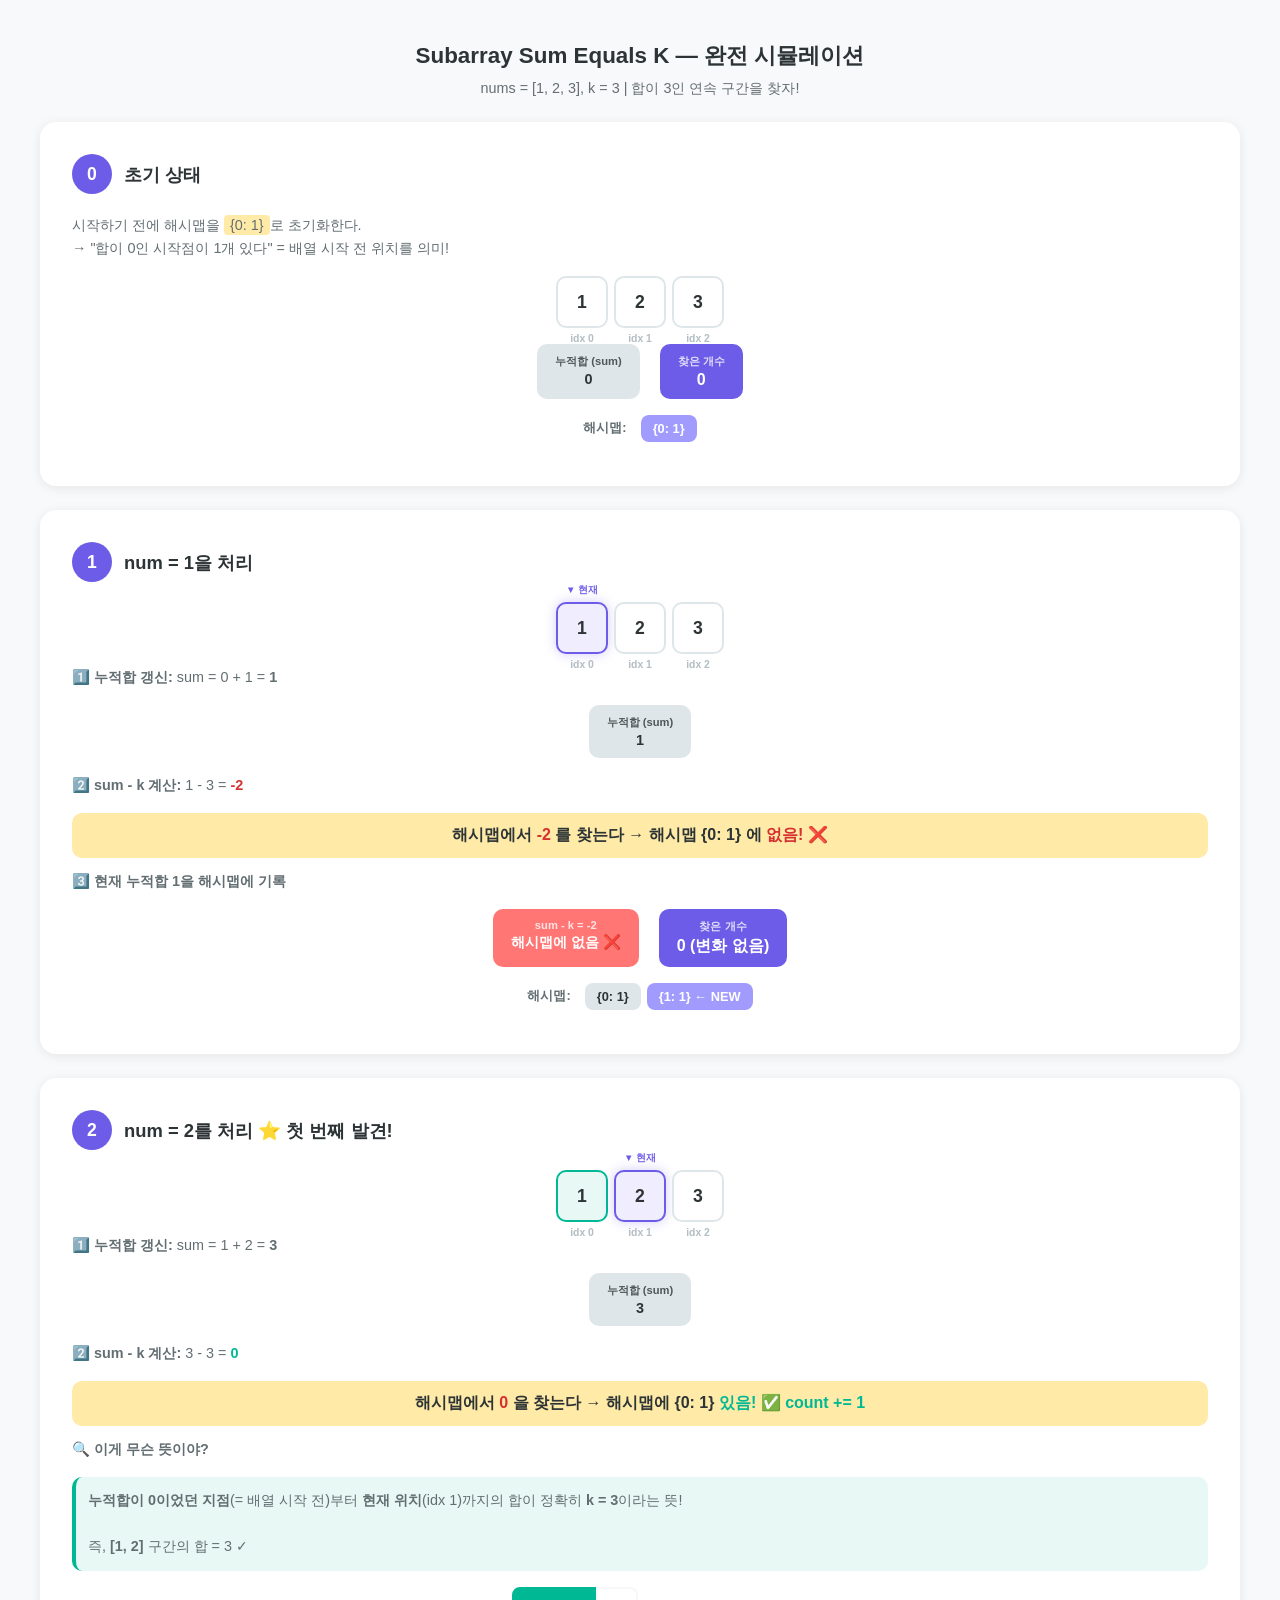
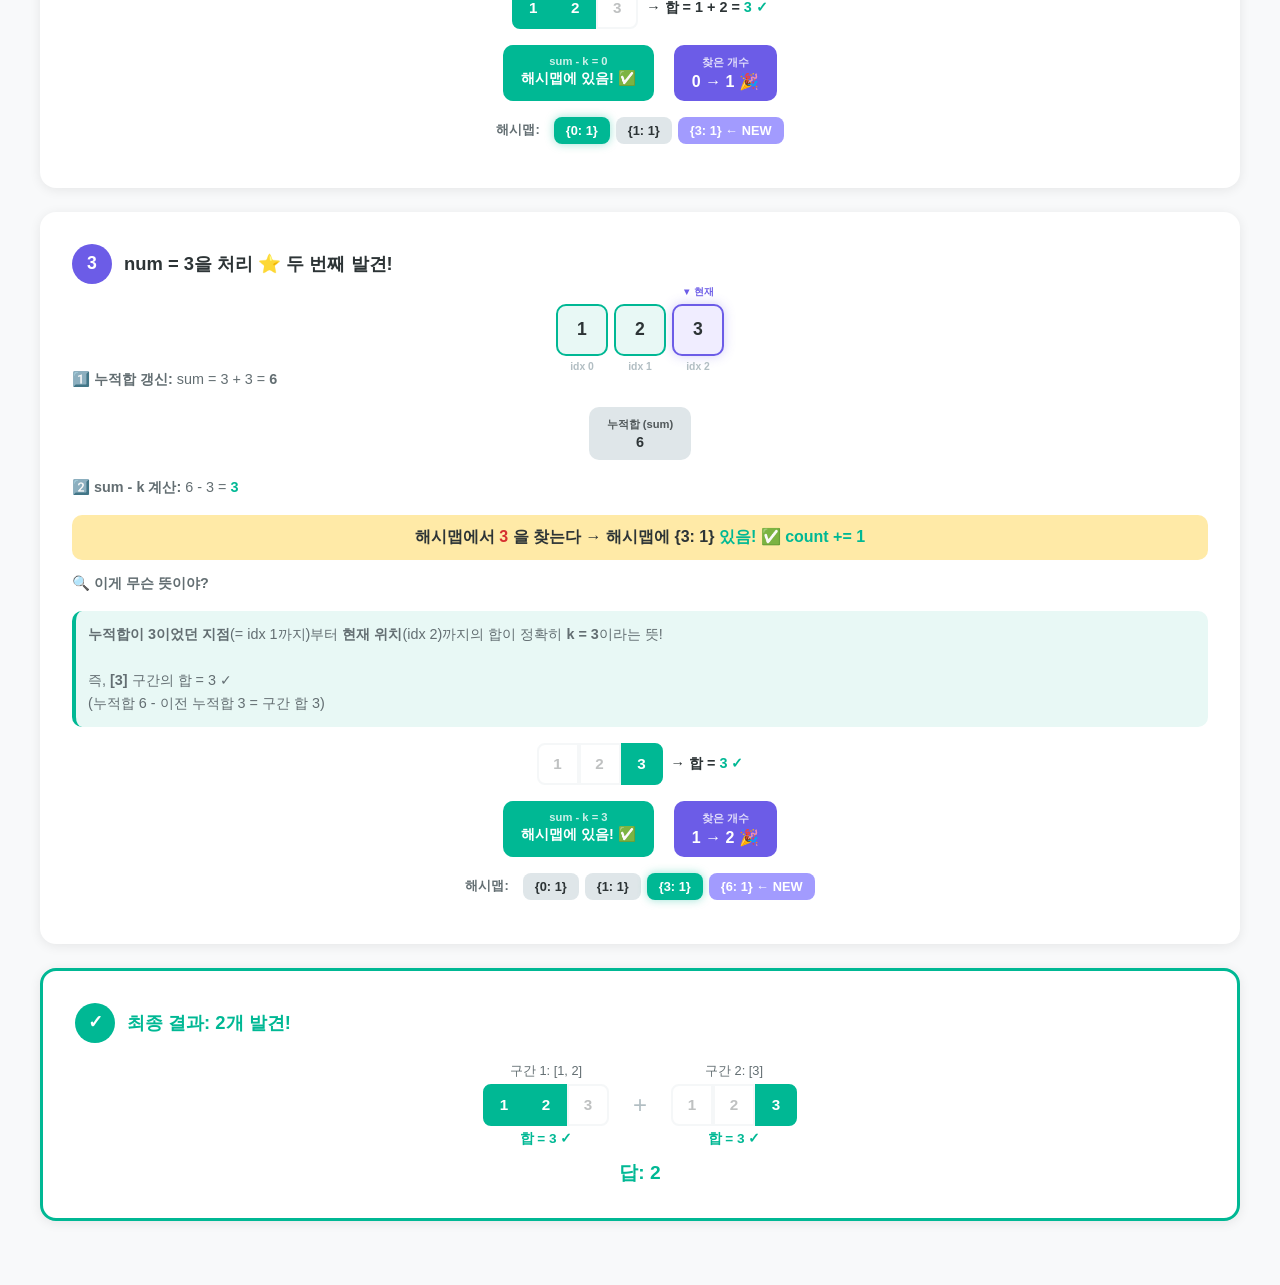
<file: subarray-sum-viz.html>
<!DOCTYPE html>
<html>
<head>
<meta charset="UTF-8">
<style>
* { margin: 0; padding: 0; box-sizing: border-box; }
body { font-family: -apple-system, BlinkMacSystemFont, 'Segoe UI', sans-serif; background: #f8f9fa; padding: 40px; color: #2d3436; }
.step { background: white; border-radius: 16px; padding: 32px; margin-bottom: 24px; box-shadow: 0 2px 12px rgba(0,0,0,0.08); }
.step-header { display: flex; align-items: center; gap: 12px; margin-bottom: 20px; }
.step-num { width: 40px; height: 40px; border-radius: 50%; background: #6c5ce7; color: white; display: flex; align-items: center; justify-content: center; font-weight: 800; font-size: 1.1rem; }
.step-title { font-size: 1.15rem; font-weight: 700; }
.step-desc { color: #636e72; font-size: 0.9rem; margin-bottom: 16px; line-height: 1.6; }

.arr-row { display: flex; gap: 6px; align-items: end; margin: 12px 0; justify-content: center; }
.arr-cell { width: 52px; height: 52px; border: 2.5px solid #dfe6e9; border-radius: 10px; display: flex; align-items: center; justify-content: center; font-weight: 700; font-size: 1.1rem; position: relative; background: white; }
.arr-cell.active { border-color: #6c5ce7; background: #f0edff; box-shadow: 0 0 12px rgba(108,92,231,0.3); }
.arr-cell.done { border-color: #00b894; background: #e8f8f5; }
.arr-cell .idx { position: absolute; bottom: -18px; font-size: 0.65rem; color: #b2bec3; font-weight: 600; }
.arr-cell .label { position: absolute; top: -20px; font-size: 0.6rem; font-weight: 700; color: #6c5ce7; }

.info-row { display: flex; gap: 20px; justify-content: center; margin: 16px 0; flex-wrap: wrap; }
.info-box { padding: 10px 18px; border-radius: 10px; font-weight: 700; font-size: 0.9rem; text-align: center; }
.info-box.sum { background: #dfe6e9; color: #2d3436; }
.info-box.calc { background: #ffeaa7; color: #2d3436; border: 2px solid #fdcb6e; }
.info-box.found { background: #00b894; color: white; }
.info-box.notfound { background: #ff7675; color: white; }
.info-box.count { background: #6c5ce7; color: white; font-size: 1rem; }
.info-box small { display: block; font-size: 0.7rem; font-weight: 600; opacity: 0.8; margin-bottom: 2px; }

.hashmap { display: flex; gap: 6px; justify-content: center; margin: 12px 0; flex-wrap: wrap; align-items: center; }
.hashmap-title { font-size: 0.8rem; color: #636e72; font-weight: 700; margin-right: 8px; }
.hm-entry { padding: 6px 12px; border-radius: 8px; background: #dfe6e9; font-size: 0.8rem; font-weight: 600; }
.hm-entry.new { background: #a29bfe; color: white; }
.hm-entry.hit { background: #00b894; color: white; box-shadow: 0 0 10px rgba(0,184,148,0.4); }

.formula { text-align: center; font-size: 1rem; margin: 12px 0; padding: 12px; background: #ffeaa7; border-radius: 10px; font-weight: 600; }
.formula .key { color: #d63031; font-weight: 800; }

.arrow { text-align: center; font-size: 1.5rem; color: #6c5ce7; margin: 4px 0; }

.section-title { font-size: 1.4rem; font-weight: 800; margin-bottom: 8px; text-align: center; color: #2d3436; }
.section-sub { font-size: 0.9rem; color: #636e72; text-align: center; margin-bottom: 24px; }

.highlight { background: #ffeaa7; padding: 2px 6px; border-radius: 4px; }
.green { color: #00b894; }
.red { color: #d63031; }
.purple { color: #6c5ce7; }

.prefix-visual { display: flex; gap: 0; justify-content: center; margin: 16px 0; }
.pv-item { display: flex; flex-direction: column; align-items: center; gap: 4px; }
.pv-cell { width: 52px; height: 36px; display: flex; align-items: center; justify-content: center; font-weight: 700; border: 2px solid #00b894; background: #e8f8f5; font-size: 0.95rem; }
.pv-cell:first-child { border-radius: 8px 0 0 8px; }
.pv-cell:last-child { border-radius: 0 8px 8px 0; }
.pv-label { font-size: 0.6rem; color: #00b894; font-weight: 700; }
.pv-plus { display: flex; align-items: center; padding: 0 2px; font-size: 0.8rem; color: #b2bec3; }

.range-box { display: flex; align-items: center; justify-content: center; gap: 8px; margin: 12px 0; }
.range-arr { display: flex; gap: 0; }
.range-cell { width: 42px; height: 42px; border: 2px solid #dfe6e9; display: flex; align-items: center; justify-content: center; font-weight: 700; font-size: 0.95rem; }
.range-cell:first-child { border-radius: 8px 0 0 8px; }
.range-cell:last-child { border-radius: 0 8px 8px 0; }
.range-cell.in-range { background: #00b894; color: white; border-color: #00b894; }
.range-cell.out { opacity: 0.3; }
</style>
</head>
<body>

<div class="section-title">Subarray Sum Equals K — 완전 시뮬레이션</div>
<div class="section-sub">nums = [1, 2, 3], k = 3 | 합이 3인 연속 구간을 찾자!</div>

<!-- 초기 상태 -->
<div class="step">
    <div class="step-header"><div class="step-num">0</div><div class="step-title">초기 상태</div></div>
    <div class="step-desc">시작하기 전에 해시맵을 <span class="highlight">{0: 1}</span>로 초기화한다.<br>→ "합이 0인 시작점이 1개 있다" = 배열 시작 전 위치를 의미!</div>

    <div class="arr-row">
        <div class="arr-cell"><span class="label"></span>1<span class="idx">idx 0</span></div>
        <div class="arr-cell">2<span class="idx">idx 1</span></div>
        <div class="arr-cell">3<span class="idx">idx 2</span></div>
    </div>

    <div class="info-row">
        <div class="info-box sum"><small>누적합 (sum)</small>0</div>
        <div class="info-box count"><small>찾은 개수</small>0</div>
    </div>

    <div class="hashmap">
        <span class="hashmap-title">해시맵:</span>
        <span class="hm-entry new">{0: 1}</span>
    </div>
</div>

<!-- Step 1 -->
<div class="step">
    <div class="step-header"><div class="step-num">1</div><div class="step-title">num = 1을 처리</div></div>

    <div class="arr-row">
        <div class="arr-cell active"><span class="label">▼ 현재</span>1<span class="idx">idx 0</span></div>
        <div class="arr-cell">2<span class="idx">idx 1</span></div>
        <div class="arr-cell">3<span class="idx">idx 2</span></div>
    </div>

    <div class="step-desc"><b>1️⃣ 누적합 갱신:</b> sum = 0 + 1 = <b>1</b></div>

    <div class="info-row">
        <div class="info-box sum"><small>누적합 (sum)</small>1</div>
    </div>

    <div class="step-desc"><b>2️⃣ sum - k 계산:</b> 1 - 3 = <b class="red">-2</b></div>
    <div class="formula">해시맵에서 <span class="key">-2</span> 를 찾는다 → 해시맵 {0: 1} 에 <span class="red">없음! ❌</span></div>

    <div class="step-desc"><b>3️⃣ 현재 누적합 1을 해시맵에 기록</b></div>

    <div class="info-row">
        <div class="info-box notfound"><small>sum - k = -2</small>해시맵에 없음 ❌</div>
        <div class="info-box count"><small>찾은 개수</small>0 (변화 없음)</div>
    </div>

    <div class="hashmap">
        <span class="hashmap-title">해시맵:</span>
        <span class="hm-entry">{0: 1}</span>
        <span class="hm-entry new">{1: 1} ← NEW</span>
    </div>
</div>

<!-- Step 2 -->
<div class="step">
    <div class="step-header"><div class="step-num">2</div><div class="step-title">num = 2를 처리 ⭐ 첫 번째 발견!</div></div>

    <div class="arr-row">
        <div class="arr-cell done">1<span class="idx">idx 0</span></div>
        <div class="arr-cell active"><span class="label">▼ 현재</span>2<span class="idx">idx 1</span></div>
        <div class="arr-cell">3<span class="idx">idx 2</span></div>
    </div>

    <div class="step-desc"><b>1️⃣ 누적합 갱신:</b> sum = 1 + 2 = <b>3</b></div>

    <div class="info-row">
        <div class="info-box sum"><small>누적합 (sum)</small>3</div>
    </div>

    <div class="step-desc"><b>2️⃣ sum - k 계산:</b> 3 - 3 = <b class="green">0</b></div>
    <div class="formula">해시맵에서 <span class="key">0</span> 을 찾는다 → 해시맵에 {0: 1} <span class="green">있음! ✅ count += 1</span></div>

    <div class="step-desc"><b>🔍 이게 무슨 뜻이야?</b></div>
    <div class="step-desc" style="background:#e8f8f5;padding:12px;border-radius:10px;border-left:4px solid #00b894;">
        <b>누적합이 0이었던 지점</b>(= 배열 시작 전)부터 <b>현재 위치</b>(idx 1)까지의 합이 정확히 <b>k = 3</b>이라는 뜻!<br><br>
        즉, <b>[1, 2]</b> 구간의 합 = 3 ✓
    </div>

    <div class="range-box">
        <div class="range-arr">
            <div class="range-cell in-range">1</div>
            <div class="range-cell in-range">2</div>
            <div class="range-cell out">3</div>
        </div>
        <span style="font-size:0.9rem;font-weight:700;">→ 합 = 1 + 2 = <span class="green">3 ✓</span></span>
    </div>

    <div class="info-row">
        <div class="info-box found"><small>sum - k = 0</small>해시맵에 있음! ✅</div>
        <div class="info-box count"><small>찾은 개수</small>0 → 1 🎉</div>
    </div>

    <div class="hashmap">
        <span class="hashmap-title">해시맵:</span>
        <span class="hm-entry hit">{0: 1}</span>
        <span class="hm-entry">{1: 1}</span>
        <span class="hm-entry new">{3: 1} ← NEW</span>
    </div>
</div>

<!-- Step 3 -->
<div class="step">
    <div class="step-header"><div class="step-num">3</div><div class="step-title">num = 3을 처리 ⭐ 두 번째 발견!</div></div>

    <div class="arr-row">
        <div class="arr-cell done">1<span class="idx">idx 0</span></div>
        <div class="arr-cell done">2<span class="idx">idx 1</span></div>
        <div class="arr-cell active"><span class="label">▼ 현재</span>3<span class="idx">idx 2</span></div>
    </div>

    <div class="step-desc"><b>1️⃣ 누적합 갱신:</b> sum = 3 + 3 = <b>6</b></div>

    <div class="info-row">
        <div class="info-box sum"><small>누적합 (sum)</small>6</div>
    </div>

    <div class="step-desc"><b>2️⃣ sum - k 계산:</b> 6 - 3 = <b class="green">3</b></div>
    <div class="formula">해시맵에서 <span class="key">3</span> 을 찾는다 → 해시맵에 {3: 1} <span class="green">있음! ✅ count += 1</span></div>

    <div class="step-desc"><b>🔍 이게 무슨 뜻이야?</b></div>
    <div class="step-desc" style="background:#e8f8f5;padding:12px;border-radius:10px;border-left:4px solid #00b894;">
        <b>누적합이 3이었던 지점</b>(= idx 1까지)부터 <b>현재 위치</b>(idx 2)까지의 합이 정확히 <b>k = 3</b>이라는 뜻!<br><br>
        즉, <b>[3]</b> 구간의 합 = 3 ✓<br>
        (누적합 6 - 이전 누적합 3 = 구간 합 3)
    </div>

    <div class="range-box">
        <div class="range-arr">
            <div class="range-cell out">1</div>
            <div class="range-cell out">2</div>
            <div class="range-cell in-range">3</div>
        </div>
        <span style="font-size:0.9rem;font-weight:700;">→ 합 = <span class="green">3 ✓</span></span>
    </div>

    <div class="info-row">
        <div class="info-box found"><small>sum - k = 3</small>해시맵에 있음! ✅</div>
        <div class="info-box count"><small>찾은 개수</small>1 → 2 🎉</div>
    </div>

    <div class="hashmap">
        <span class="hashmap-title">해시맵:</span>
        <span class="hm-entry">{0: 1}</span>
        <span class="hm-entry">{1: 1}</span>
        <span class="hm-entry hit">{3: 1}</span>
        <span class="hm-entry new">{6: 1} ← NEW</span>
    </div>
</div>

<!-- 최종 결과 -->
<div class="step" style="border: 3px solid #00b894;">
    <div class="step-header"><div class="step-num" style="background:#00b894;">✓</div><div class="step-title" style="color:#00b894;">최종 결과: 2개 발견!</div></div>

    <div class="range-box">
        <div style="text-align:center;">
            <div style="font-size:0.8rem;color:#636e72;margin-bottom:4px;">구간 1: [1, 2]</div>
            <div class="range-arr">
                <div class="range-cell in-range">1</div>
                <div class="range-cell in-range">2</div>
                <div class="range-cell out">3</div>
            </div>
            <div style="font-size:0.85rem;font-weight:700;color:#00b894;margin-top:4px;">합 = 3 ✓</div>
        </div>
        <div style="font-size:1.5rem;color:#b2bec3;padding:0 16px;">+</div>
        <div style="text-align:center;">
            <div style="font-size:0.8rem;color:#636e72;margin-bottom:4px;">구간 2: [3]</div>
            <div class="range-arr">
                <div class="range-cell out">1</div>
                <div class="range-cell out">2</div>
                <div class="range-cell in-range">3</div>
            </div>
            <div style="font-size:0.85rem;font-weight:700;color:#00b894;margin-top:4px;">합 = 3 ✓</div>
        </div>
    </div>

    <div style="text-align:center;font-size:1.2rem;font-weight:800;color:#00b894;margin-top:12px;">답: 2</div>
</div>

</body>
</html>
</file>
